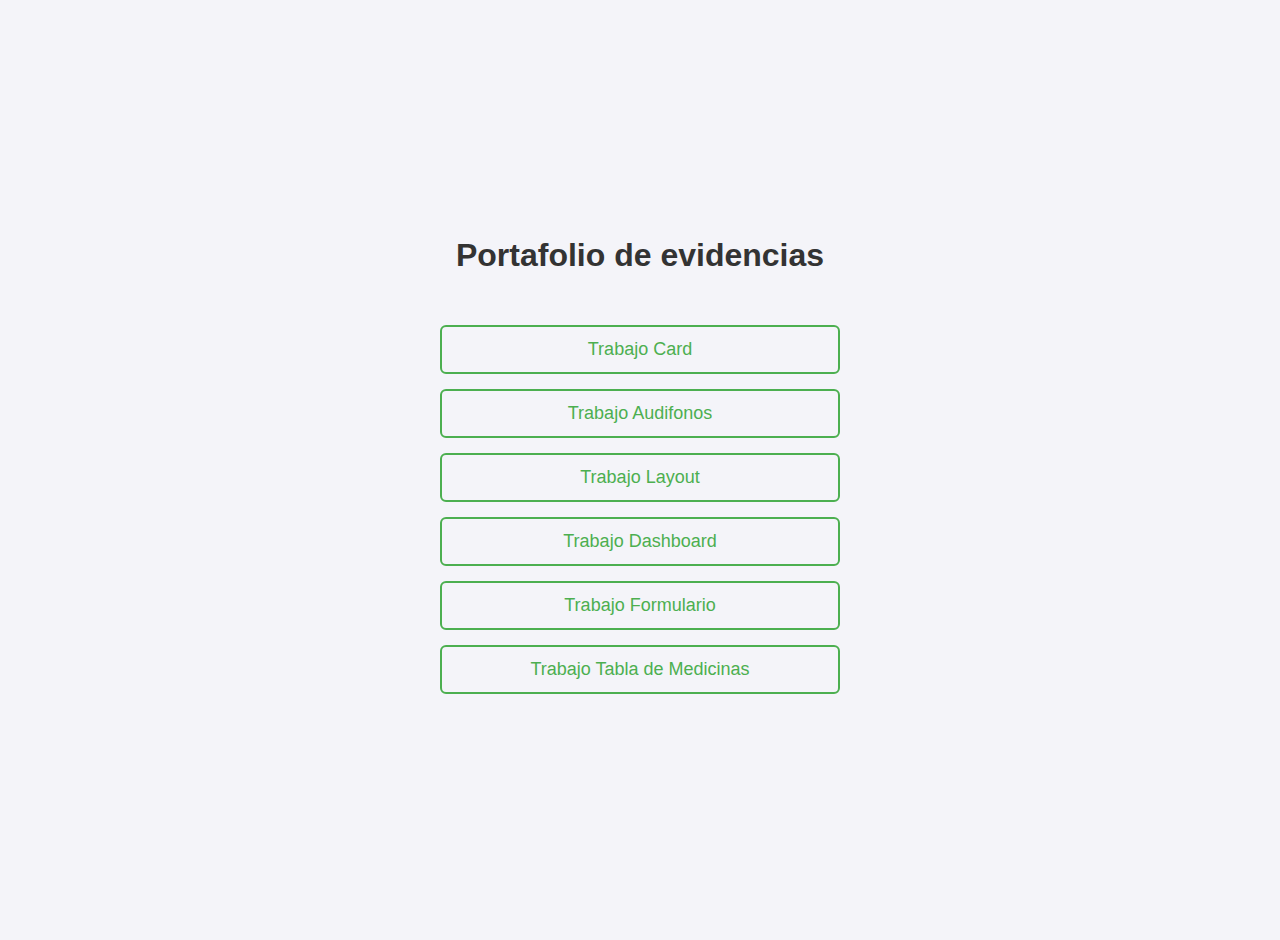
<file: index.html>
<!DOCTYPE html>
<html lang="es">
<head>
    <meta charset="UTF-8">
    <meta name="viewport" content="width=device-width, initial-scale=1.0">
    <title>Portafolio</title>
    <style>
        body {
            font-family: Arial, sans-serif;
            background-color: #f4f4f9;
            display: flex;
            justify-content: center;
            align-items: center;
            flex-direction: column;
            height: 100vh;
            margin: 0;
            padding: 20px;
        }
        h1 {
            color: #333;
            margin-bottom: 20px;
        }
        .trabajo-links {
            list-style-type: none;
            padding: 0;
            width: 100%;
            max-width: 400px;
        }
        .trabajo-links li {
            margin: 15px 0; /* Aumenta el margen para mayor separación */
            text-align: center;
        }
        .trabajo-links a {
            text-decoration: none;
            color: #4CAF50;
            font-size: 18px;
            padding: 12px 20px;
            border: 2px solid #4CAF50;
            border-radius: 6px;
            display: block; /* Hace que los enlaces ocupen toda la línea */
            transition: background 0.3s, color 0.3s;
        }
        .trabajo-links a:hover {
            background-color: #4CAF50;
            color: white;
        }
    </style>
</head>
<body>
    <h1>Portafolio de evidencias</h1>
    <ul class="trabajo-links">
        <li><a href="ContenedoresConCSS.html" target="_blank">Trabajo Card</a></li>
        <li><a href="EstilosConCSS.html" target="_blank">Trabajo Audifonos</a></li>
        <li><a href="Layout.html" target="_blank">Trabajo Layout</a></li>
        <li><a href="Dashboard.html" target="_blank">Trabajo Dashboard</a></li>
        <li><a href="FormularioAFTER.html" target="_blank">Trabajo Formulario</a></li>
        <li><a href="TablaMedicinas.html" target="_blank">Trabajo Tabla de Medicinas</a></li>
    </ul>
</body>
</html>
</file>
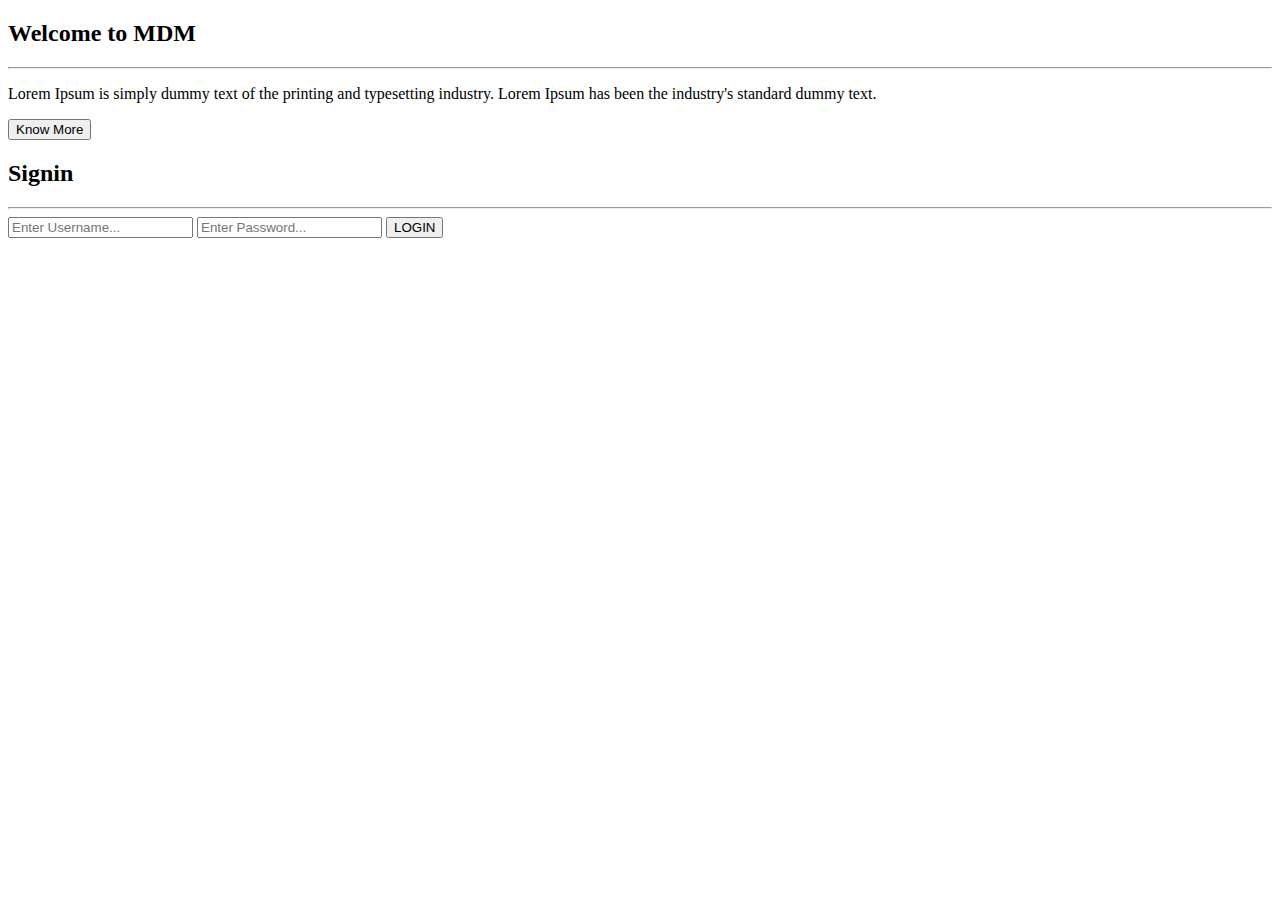
<file: ContenedoresConCSS.html>
<!DOCTYPE html>
<html lang="en">
<head>
    <meta charset="UTF-8">
    <meta name="viewport" content="width=device-width, initial-scale=1.0">
    <title>Login UI</title>
    <link rel="stylesheet" href="C:\Users\Crist\Portafolio\ContenedoresConCss.css">
</head>
<body>
    <div class="contenedor">
        <!-- Panel izquierdo -->
        <div id="panelI">
            <h2 id="h2I">Welcome to MDM</h2>
            <hr id="hrI">
            <p>Lorem Ipsum is simply dummy text of the printing and typesetting industry. 
                Lorem Ipsum has been the industry's standard dummy text.</p>
            <button id="botonI">Know More</button>
        </div>

        <!-- Panel derecho -->
        <div id="panelD">
            <h2 id="h2D">Signin</h2>
            <hr class="underline">
            <form>
                <input type="text" placeholder="Enter Username..." required>
                <input type="password" placeholder="Enter Password..." required>
                <button id="botonD">LOGIN</button>
            </form>
        </div>

        <!-- Círculo con borde transparente en el centro -->
        <div class="circulo-centro"></div>

        <!-- Cuadrado con borde transparente, mitad fuera del panel derecho -->
        <div class="cuadro-derecha"></div>
    </div>
</body>
</html>
</file>
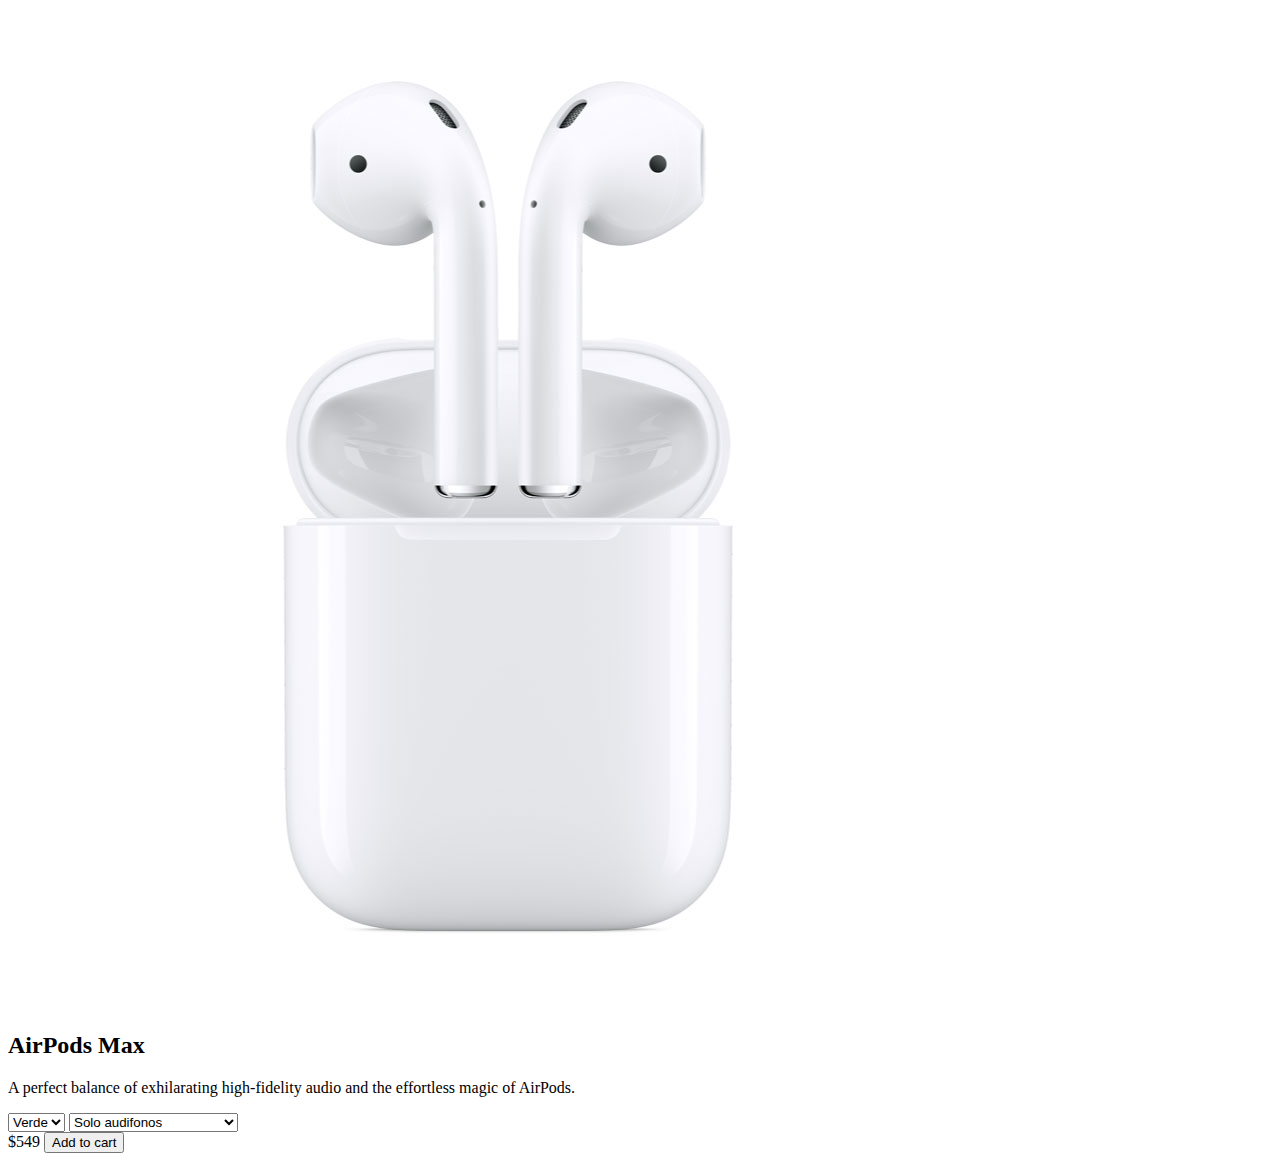
<file: EstilosConCSS.html>
<!DOCTYPE html>
<html lang="en">
<head>
    <meta charset="UTF-8">
    <meta name="viewport" content="width=device-width, initial-scale=1.0">
    <title>AirPods Max Card</title>
    <link rel="stylesheet" href="C:\Users\Crist\Portafolio\EstilosConCss.css">
</head>
<body>
    <div class="division">
        <img src="Imagen.jpg" alt="AirPods Max" class="imagen">
        <h2>AirPods Max</h2>
        <p>
            A perfect balance of exhilarating high-fidelity audio and the effortless magic of AirPods.
        </p>
        <div class="colores">
            <select>
                <option>Verde</option>
                <option>Gris</option>
                <option>Azul</option>
                <option>Rosa</option>
            </select>
            <select>
                <option>Solo audifonos</option>
                <option>Todos los complementos</option>
            </select>
        </div>
        <div class="precio-y-boton">
            <label class="precio">$549</label>
            <button class="add-to-cart">Add to cart</button>
        </div>
    </div>
</body>
</html>
</file>
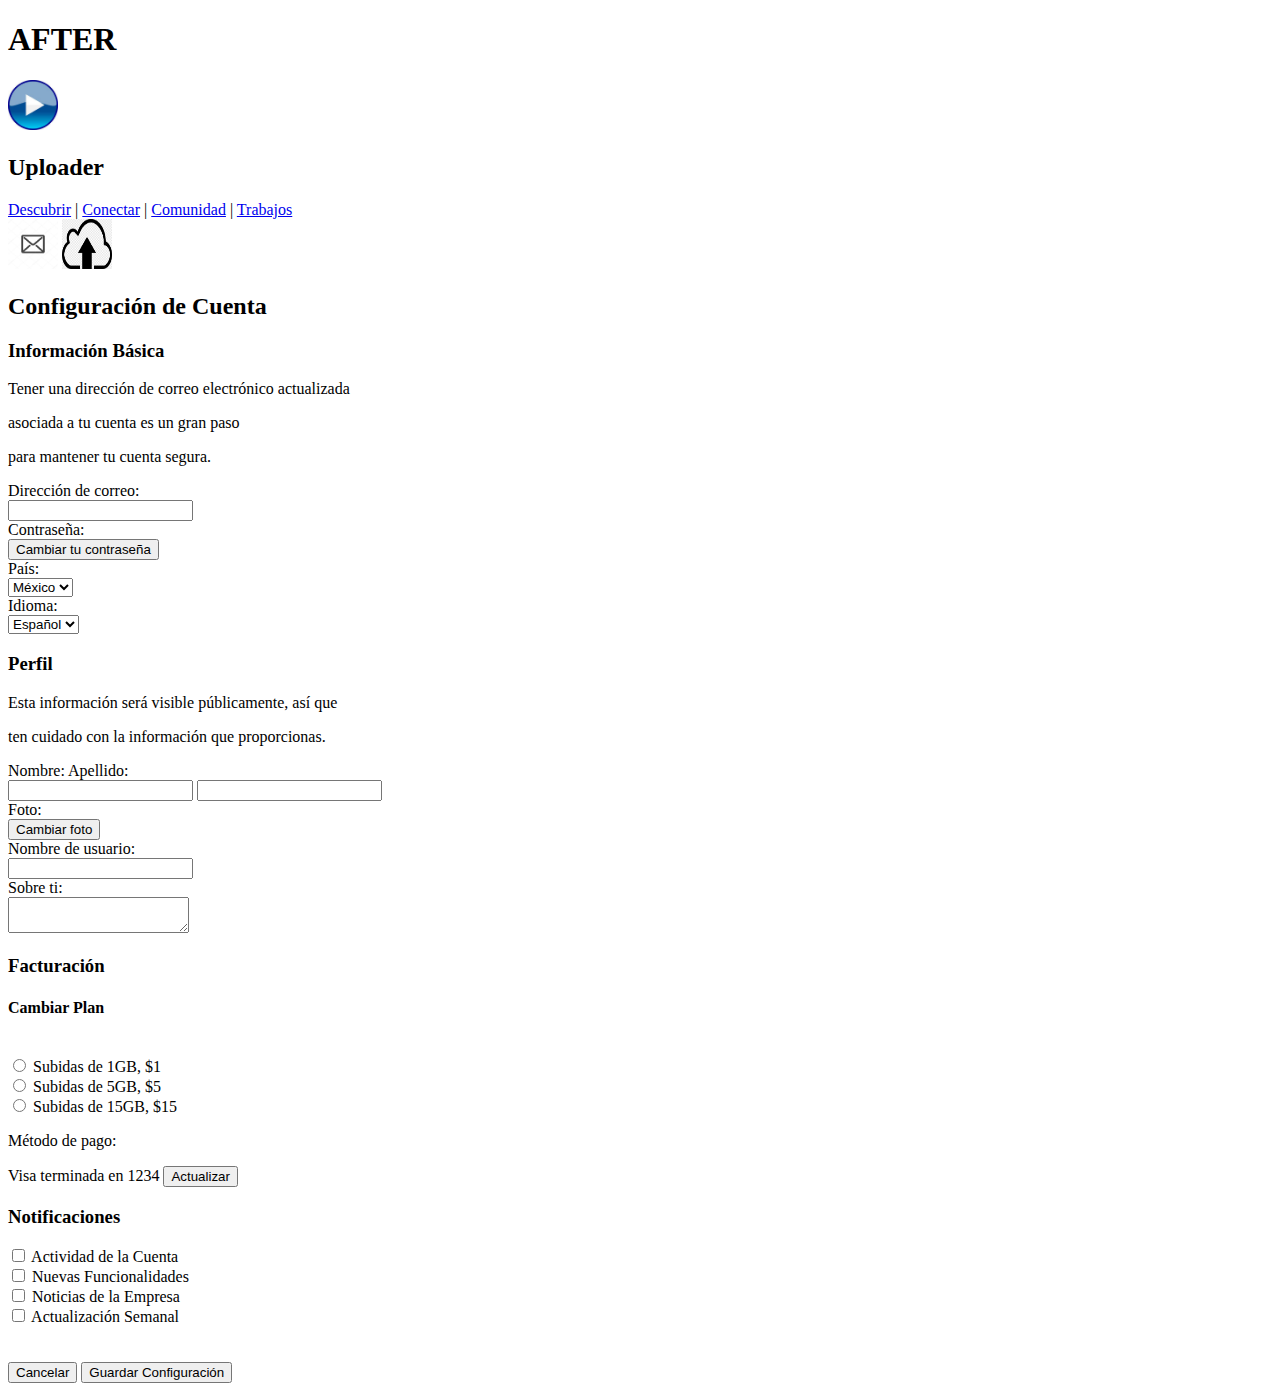
<file: FormularioAFTER.html>
<!DOCTYPE html>
<html>
<head>
    <meta charset="UTF-8">
    <title>Configuración de Cuenta</title>
    <script>
        function resetForm() {
            document.getElementById("configForm").reset();
        }
    </script>
</head>
<body>
    <h1>AFTER</h1>
    <img src="play.jpg" width="50" height="50"><h2>Uploader</h2>
    <nav>
        <a href="#">Descubrir</a> |
        <a href="#">Conectar</a> |
        <a href="#">Comunidad</a> |
        <a href="#">Trabajos</a>
    </nav>
    <img src="sobre.jpg" width="50" height="50">
    <img src="nube.jpg" width="50" height="50">
    <h2>Configuración de Cuenta</h2>
    
    <form id="configForm">
        <h3>Información Básica</h3>
        <p>Tener una dirección de correo electrónico actualizada</p>
        <p>asociada a tu cuenta es un gran paso</p>
        <p>para mantener tu cuenta segura.</p>
        <label for="correo">Dirección de correo:</label><br> 
        <input id="correo" type="email"><br>
        <label for="password">Contraseña: </label> <br>
        <button type="button">Cambiar tu contraseña</button><br>
        <label for="pais">País: </label><br>
        <select id="pais">
            <option>México</option>
        </select><br>
        <label for="idioma">Idioma: </label><br>
        <select id="idioma">
            <option>Español</option>
        </select><br>
        
        <h3>Perfil</h3>
        <p>Esta información será visible públicamente, así que</p>
        <p>ten cuidado con la información que proporcionas.</p>
        <label for="nombre">Nombre: </label> <label for="apellido">Apellido: </label><br>
        <input type="text" id="nombre"> <input type="text" id="apellido"><br>
        <label for="foto">Foto: </label><br>
        <button type="button">Cambiar foto</button><br>
        <label for="username">Nombre de usuario: </label><br>
        <input type="text" id="username"><br>
        <label for="sobreti">Sobre ti: </label><br>
        <textarea id="sobreti"></textarea><br>
        
        <h3>Facturación</h3>
        <h4>Cambiar Plan</h4><br>
        <label><input type="radio" name="plan" value="1GB"> Subidas de 1GB, $1</label><br>
        <label><input type="radio" name="plan" value="5GB"> Subidas de 5GB, $5</label><br>
        <label><input type="radio" name="plan" value="15GB"> Subidas de 15GB, $15</label><br>
        <p>Método de pago: </p>
        <p>Visa terminada en 1234 <button type="button">Actualizar</button></p>
        
        <h3>Notificaciones</h3>
        <label><input type="checkbox"> Actividad de la Cuenta</label><br>
        <label><input type="checkbox"> Nuevas Funcionalidades</label><br>
        <label><input type="checkbox"> Noticias de la Empresa</label><br>
        <label><input type="checkbox"> Actualización Semanal</label><br>
        <br>
        <br>
        <button type="button" onclick="resetForm()">Cancelar</button>
        <button type="submit">Guardar Configuración</button>
    </form>
</body>
</html>
</file>
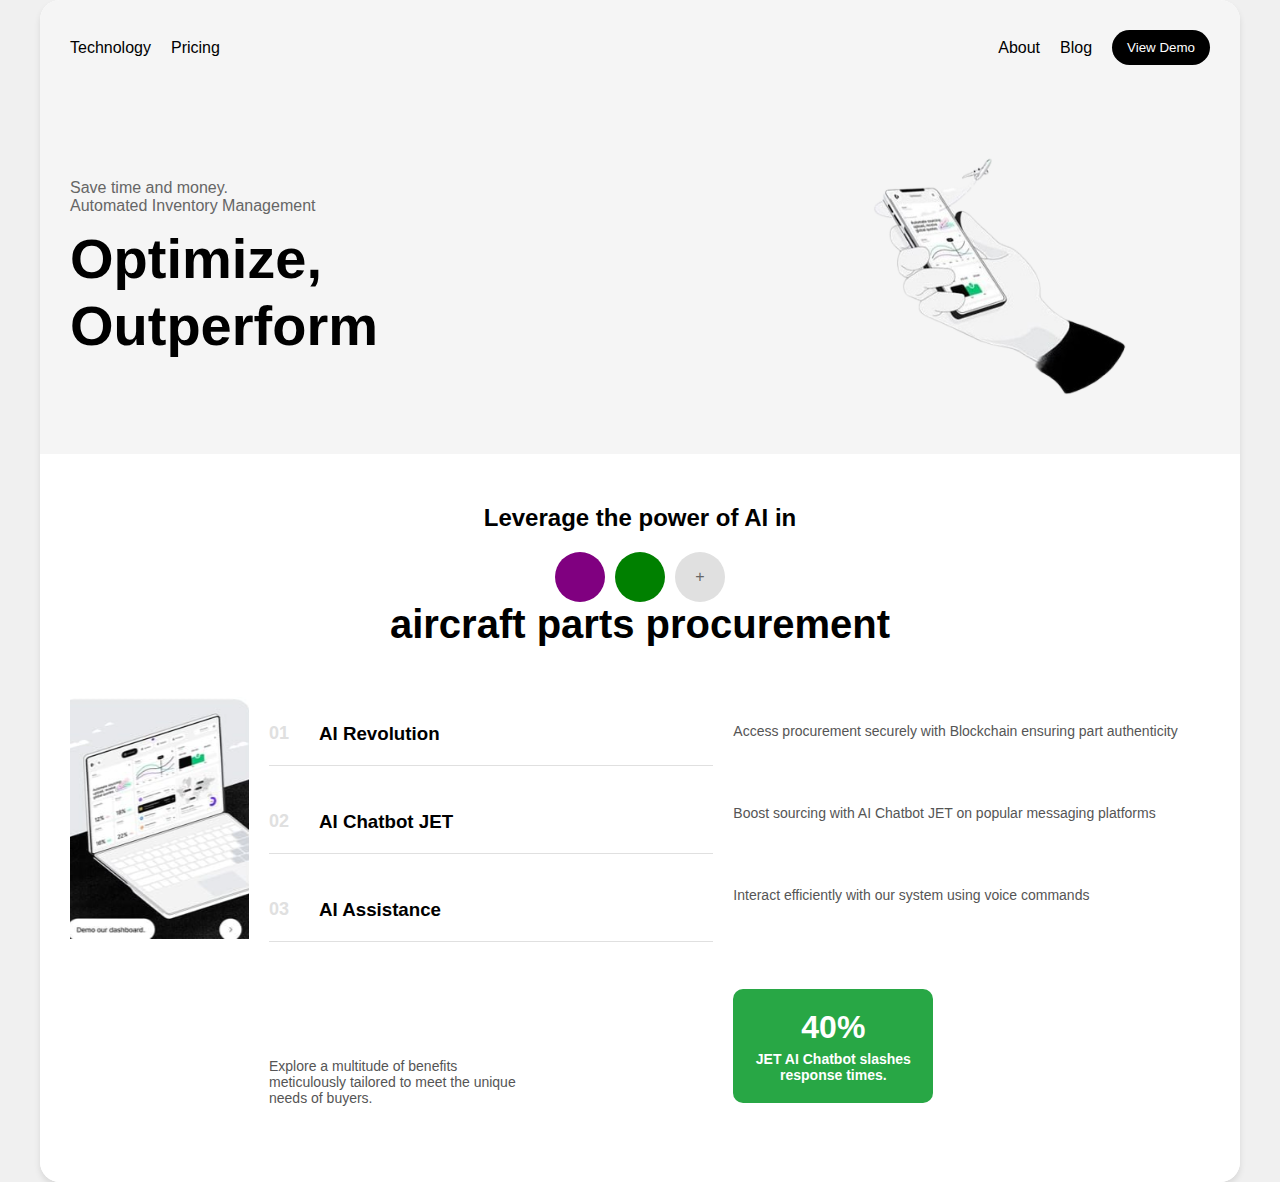
<file: Layout.html>
<!DOCTYPE html>
<html lang="es">
<head>
    <meta charset="UTF-8">
    <meta name="viewport" content="width=device-width, initial-scale=1.0">
    <title>AI Procurement</title>
    <link rel="stylesheet" href="Layout.css">
</head>
<body>
    <div class="container">
        <!-- Sección Gris Claro -->
        <div class="light-gray-section">
            <nav>
                <div class="nav-left">
                    <helf>Technology</helf>
                    <helf>Pricing</helf>
                </div>
                <div class="nav-right">
                    <helf>About</helf>
                    <helf>Blog</helf>
                    <button>View Demo</button>
                </div>
            </nav>
             
            <div class="main-section">
                <div class="hero-content">
                    <p>Save time and money.<br>Automated Inventory Management</p>
                    <h1>Optimize,<br>Outperform</h1>
                </div>
                <div class="hero-image">
                    <img src="Imagen1.png" alt="Phone App">
                </div>
            </div>
        </div>
         
        <!-- Sección Blanca -->
        <div class="white-section">
            <div class="ai-section">
                <div class="ai-header">
                    <h2>Leverage the power of AI in</h2>
                    <div class="user-profiles">
                        <div class="profile purple"></div>
                        <div class="profile green"></div>
                        <div class="profile add">+</div>
                    </div>
                    <h1>aircraft parts procurement</h1>
                    
                </div>
                 
                <div class="dashboard-section">
                    <div class="dashboard-image">
                        <img src="Imagen2.png" alt="Dashboard">
                        <div class="dashboard-button-container">
                        </div>
                    </div>
                
                    <div class="features-grid">
                        <!-- Primera columna: Números y títulos -->
                        <div class="features-list">
                            <div class="feature">
                                <span class="number">01</span>
                                <div class="feature-text">
                                    <h3>AI Revolution</h3>
                                </div>
                            </div>
                
                            <div class="feature">
                                <span class="number">02</span>
                                <div class="feature-text">
                                    <h3>AI Chatbot JET</h3>
                                </div>
                            </div>
                
                            <div class="feature">
                                <span class="number">03</span>
                                <div class="feature-text">
                                    <h3>AI Assistance</h3>
                                </div>
                             
                            </div>
                            <br></br>
                            <p class="explore-text">
                                Explore a multitude of benefits meticulously tailored to meet the unique needs of buyers.
                            </p>
                        </div>
                
                        <!-- Segunda columna: Descripciones -->
                        <div class="features-description">
                            <div class="feature-description">
                                Access procurement securely with Blockchain ensuring part authenticity
                            </div>
                            <br></br>
                            <div class="feature-description">
                                Boost sourcing with AI Chatbot JET on popular messaging platforms
                            </div>
                        
                            <br></br>
                            <div class="feature-description">
                                Interact efficiently with our system using voice commands
                            </div>
                            <br></br>

                             <!-- Cuadro verde -->
                    <div class="green-box">
                        <p>40%</p>
                        <span>JET AI Chatbot slashes response times.</span>
                    </div>
                </div>
                        </div>
                    </div>
                </div>
</body>
</html>
</file>
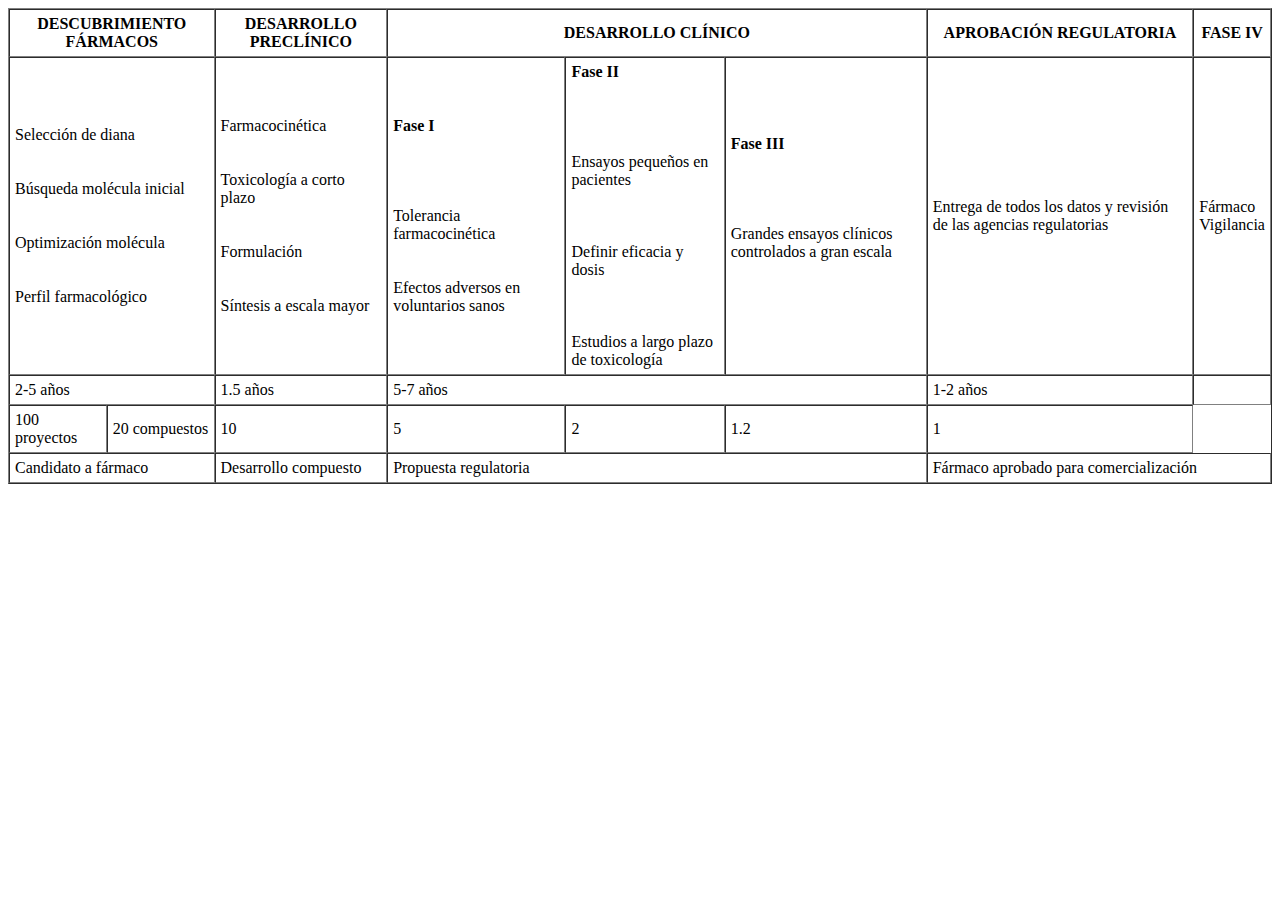
<file: TablaMedicinas.html>
<!DOCTYPE html>
<html>
<head>
    <meta charset="UTF-8">
    <title>Tabla de Desarrollo de Fármacos</title>
</head>
<body>
    <table border="1" cellspacing="0" cellpadding="5">
        <tr>
            <th colspan="2">DESCUBRIMIENTO FÁRMACOS</th>
            <th>DESARROLLO PRECLÍNICO</th>
            <th colspan="3">DESARROLLO CLÍNICO</th>
            <th>APROBACIÓN REGULATORIA</th>
            <th>FASE IV</th>
        </tr>
        <tr>
            <td colspan="2">
                Selección de diana<br>
                <br>
                <br>
                Búsqueda molécula inicial<br>
                <br>
                <br>
                Optimización molécula<br>
                <br>
                <br>
                Perfil farmacológico
            </td>
            <td>
                Farmacocinética<br>
                <br>
                <br>
                Toxicología a corto plazo<br>
                <br>
                <br>
                Formulación<br>
                <br>
                <br>
                Síntesis a escala mayor
            </td>
            <td>
                <strong>Fase I</strong><br>
                <br>
                <br>
                <br>
                <br>
                Tolerancia farmacocinética<br>
                <br>
                <br>
                Efectos adversos en voluntarios sanos
            </td>
            <td>
                <strong>Fase II</strong><br>
                <br>
                <br>
                <br>
                <br>
                Ensayos pequeños en pacientes<br>
                <br>
                <br>
                <br>
                Definir eficacia y dosis<br>
                <br>
                <br>
                <br>
                Estudios a largo plazo de toxicología
            </td>
            <td>
                <strong>Fase III</strong><br>
                <br>
                <br>
                <br>
                <br>
                Grandes ensayos clínicos controlados a gran escala
                <br>
                <br>
                <br>
            </td>
            <td>
                Entrega de todos los datos y revisión de las agencias regulatorias
            </td>
            <td>
                Fármaco<br>
                Vigilancia
            </td>
        </tr>
        <tr>
            <td colspan="2">2-5 años</td>
            <td>1.5 años</td>
            <td colspan="3">5-7 años</td>
            <td>1-2 años</td>
            <td></td>
        </tr>
        <tr>
            <td>100 proyectos</td>
            <td>20 compuestos</td>
            <td>10</td>
            <td>5</td>
            <td>2</td>
            <td>1.2</td>
            <td>1</td>
        </tr>
        <tr>
            <td colspan="2">Candidato a fármaco</td>
            <td>Desarrollo compuesto</td>
            <td colspan="3">Propuesta regulatoria</td>
            <td colspan="2">Fármaco aprobado para comercialización</td>
        </tr>
    </table>
</body>
</html>
</file>
<file: Layout.css>
* {
    margin: 0;
    padding: 0;
    box-sizing: border-box;
    font-family: Arial, sans-serif;
}

body {
    background-color: #f0f0f0;
    display: flex;
    justify-content: center;
    align-items: center;
    min-height: 100vh;
}

.container {
    max-width: 1200px;
    width: 100%;
    background: white;
    border-radius: 20px;
    overflow: hidden;
    box-shadow: 0 4px 6px rgba(0,0,0,0.1);
}

.light-gray-section {
    background-color: #f5f5f5;
    padding: 30px;
}

nav {
    display: flex;
    justify-content: space-between;
    margin-bottom: 50px;
}

.nav-left, .nav-right {
    display: flex;
    align-items: center;
    gap: 20px;
}

nav button {
    background: black;
    color: white;
    border: none;
    padding: 10px 15px;
    border-radius: 20px;
}

.main-section {
    display: flex;
    align-items: center;
}

.hero-content {
    flex: 1;
}

.hero-content p {
    color: #666;
    margin-bottom: 10px;
}

.hero-content h1 {
    font-size: 3.5rem;
    line-height: 1.2;
}

.hero-image {
    flex: 1;
}

.hero-image img {
    max-width: 100%;
}

.white-section {
    background: white;
    padding: 50px 30px;
}

.ai-header {
    text-align: center;
    margin-bottom: 50px;
}

.ai-header h2 {
    margin-bottom: 10px;
}

.ai-header h1 {
    font-size: 2.5rem;
}

.user-profiles {
    display: flex;
    justify-content: center;
    gap: 10px;
    margin-top: 20px;
}

.profile {
    width: 50px;
    height: 50px;
    border-radius: 50%;
}

.purple { background-color: purple; }
.green { background-color: green; }
.add { 
    background-color: #e0e0e0; 
    display: flex;
    align-items: center;
    justify-content: center;
    color: #666;
}

.features-grid {
    display: flex;
    gap: 50px;
}

.features-list {
    flex: 1;
}

.feature {
    display: flex;
    margin-bottom: 30px;
    border-bottom: 1px solid #e0e0e0;
    padding-bottom: 20px;
}

.number {
    font-size: 2rem;
    color: #e0e0e0;
    margin-right: 20px;
}

.dashboard-section {
    display: flex;
    align-items: center;
    gap: 20px; /* Espaciado entre secciones */
}

.dashboard-image {
    flex-shrink: 0; /* Evita que la imagen se reduzca */
}

.dashboard-image img {
    max-width: 100%;
    height: auto;
    padding-bottom: 100%;
}

.dashboard-button-container {
    text-align: center;
    margin-top: 10px;
}

.features-grid {
    display: grid;
    grid-template-columns: 1fr 1fr; /* Dos columnas de igual tamaño */
    gap: 20px; /* Espacio entre columnas */
    align-items: start;
}

.features-list {
    display: flex;
    flex-direction: column;
    gap: 15px;
}

.feature {
    display: flex;
    align-items: center;
    gap: 10px;
}

.number {
    font-weight: bold;
    font-size: 18px;
}

.feature-text h3 {
    margin: 0;
}

.features-description {
    display: flex;
    flex-direction: column;
    gap: 15px;
}

.feature-description {
    font-size: 14px;
    color: #555;
}

.green-box {
    background-color: #28a745; /* Verde */
    color: white;
    padding: 20px;
    border-radius: 10px;
    text-align: center;
    font-size: 18px;
    font-weight: bold;
    max-width: 200px;
    margin-top: 20px;
}

.green-box p {
    font-size: 2rem;
    margin: 0;
}

.green-box span {
    display: block;
    font-size: 14px;
    margin-top:5px;
}

.explore-text {
    font-size: 14px;
    color: #555;
    margin-top: 20px;
    max-width: 250px;
}
</file>
